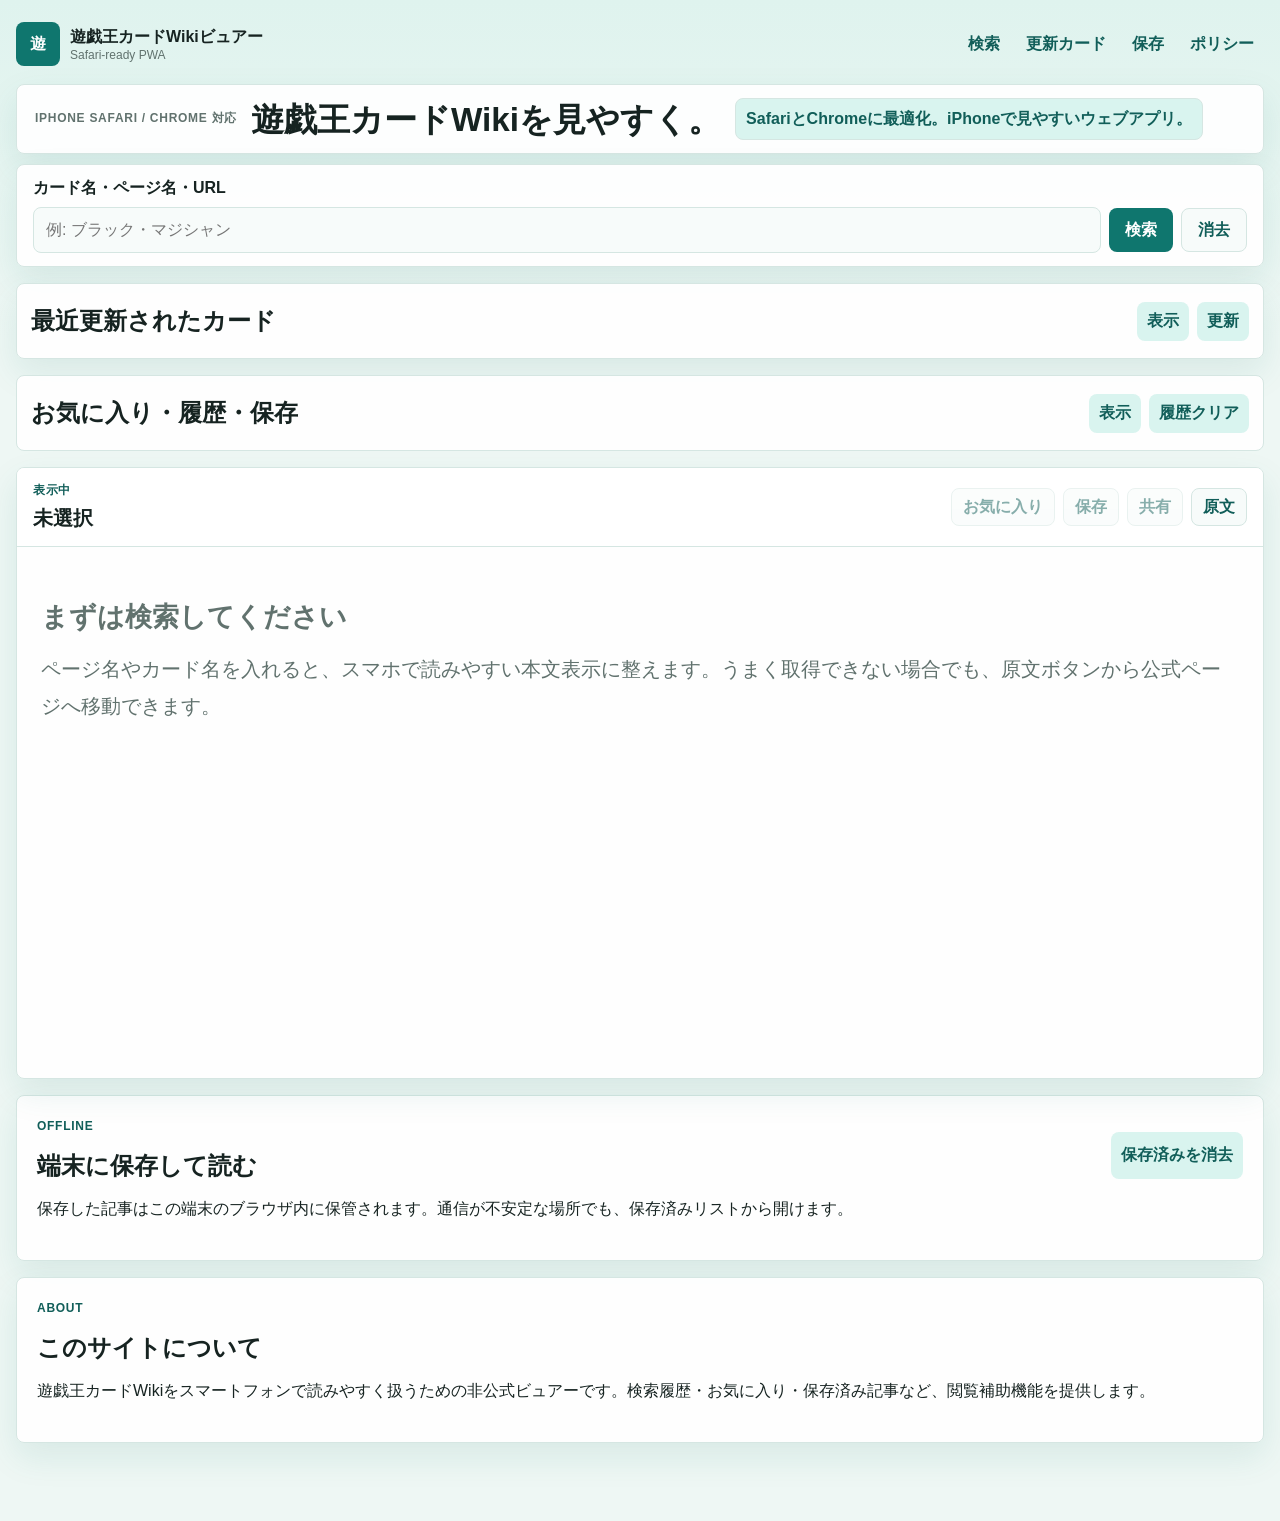
<file: index.html>
<!doctype html>
<html lang="ja">
  <head>
    <meta charset="utf-8">
    <meta name="viewport" content="width=device-width, initial-scale=1, viewport-fit=cover">
    <meta name="theme-color" content="#0f766e">
    <meta name="google-adsense-account" content="ca-pub-4195821600599362">
    <meta name="description" content="SafariとChromeに最適化。iPhoneで見やすいウェブアプリとして使える遊戯王カードWiki向けWeb/PWAビュアー。検索、お気に入り、履歴、保存済み記事に対応。">
    <meta name="google-site-verification" content="aUmbZ4Jkl5xHrtXJGGE1JzX2lSttm9huC8S7z3sUMHo">
    <link rel="canonical" href="https://yugioh-card-wiki-viewer.pages.dev/">
    <meta property="og:type" content="website">
    <meta property="og:title" content="遊戯王カードWikiビュアー">
    <meta property="og:description" content="SafariとChromeに最適化。iPhoneで見やすいウェブアプリとして使える遊戯王カードWiki向けWeb/PWAビュアー。">
    <meta property="og:url" content="https://yugioh-card-wiki-viewer.pages.dev/">
    <meta name="twitter:card" content="summary">
    <meta name="apple-mobile-web-app-capable" content="yes">
    <meta name="apple-mobile-web-app-title" content="遊戯王カードWiki">
    <meta name="apple-mobile-web-app-status-bar-style" content="black-translucent">
    <title>YGO Viewer</title>
    <link rel="manifest" href="./manifest.webmanifest">
    <link rel="icon" href="./icons/favicon.svg?v=53" type="image/svg+xml">
    <link rel="apple-touch-icon" href="./icons/icon-192.png">
    <link rel="stylesheet" href="./styles.css?v=53">
  </head>
  <body>
    <div class="app-shell">
      <header class="topbar">
        <a class="brand" href="#home" aria-label="遊戯王カードWikiビュアー ホーム">
          <span class="brand-mark">遊</span>
          <span>
            <strong>遊戯王カードWikiビュアー</strong>
            <small>Safari-ready PWA</small>
          </span>
        </a>
        <nav class="topnav" aria-label="メニュー">
          <a href="#home">検索</a>
          <a href="#recent">更新カード</a>
          <a href="#saved">保存</a>
          <a href="./policy.html">ポリシー</a>
        </nav>
        <button id="installButton" class="primary-button" type="button" hidden>インストール</button>
      </header>

      <main>
        <section class="hero" id="home">
          <div class="hero-copy">
            <p class="eyebrow">iPhone Safari / Chrome 対応</p>
            <h1>遊戯王カードWikiを見やすく。</h1>
            <p class="hero-tagline">SafariとChromeに最適化。iPhoneで見やすいウェブアプリ。</p>
          </div>

          <form id="searchForm" class="search-card" role="search">
            <label for="query">カード名・ページ名・URL</label>
            <div class="search-row">
              <input id="query" name="query" autocomplete="off" enterkeyhint="search" placeholder="例: ブラック・マジシャン">
              <button type="submit">検索</button>
              <button id="clearSearch" class="clear-search-button" type="button">消去</button>
            </div>
            <div id="searchSuggestions" class="search-suggestions" aria-live="polite" hidden></div>
          </form>
        </section>

        <div class="dashboard-grid">
          <div class="dashboard-main">
          <section class="recent-section is-collapsed" id="recent" aria-label="最近更新されたカード">
          <div class="section-heading">
            <div>
              <h2>最近更新されたカード</h2>
            </div>
            <div class="section-actions">
              <button id="recentToggle" class="text-button" type="button" aria-expanded="false" aria-controls="recentContent">表示</button>
              <button id="recentRefresh" class="text-button" type="button">更新</button>
            </div>
          </div>
          <div id="recentContent" class="recent-content">
            <p class="panel-note">遊戯王カードWikiの最終更新から、カードページだけを10件表示します。</p>
            <div id="recentCards" class="recent-card-list" aria-live="polite">
              <p class="list-url">読み込み中です。</p>
            </div>
          </div>
          </section>

          <section class="content-grid">
          <aside id="listSection" class="side-panel is-collapsed" aria-label="お気に入りと履歴">
            <div class="side-panel-header">
              <div>
                <h2>お気に入り・履歴・保存</h2>
              </div>
              <div class="side-panel-actions">
                <button id="listToggle" class="text-button" type="button" aria-expanded="false" aria-controls="listContent">表示</button>
                <button id="clearHistory" class="text-button" type="button">履歴クリア</button>
              </div>
            </div>
            <div id="listContent" class="list-content" hidden>
              <div class="tabs" role="tablist" aria-label="リスト切り替え">
                <button class="tab active" data-list="favorites" type="button">お気に入り</button>
                <button class="tab" data-list="history" type="button">履歴</button>
                <button class="tab" data-list="saved" type="button">保存</button>
              </div>
              <div id="listPanel" class="item-list"></div>
            </div>
          </aside>

          <section class="viewer-panel" aria-live="polite">
            <div class="viewer-toolbar">
              <div>
                <p class="viewer-label">表示中</p>
                <h2 id="articleTitle">未選択</h2>
              </div>
              <div class="toolbar-actions">
                <button id="favoriteButton" class="tool-button" type="button" disabled>お気に入り</button>
                <button id="saveButton" class="tool-button" type="button" disabled>保存</button>
                <button id="shareButton" class="tool-button" type="button" disabled>共有</button>
                <a id="openOriginal" class="tool-button" href="https://yugioh-wiki.net/" target="_blank" rel="noopener">原文</a>
              </div>
            </div>
            <article id="article" class="article empty">
              <h2>まずは検索してください</h2>
              <p>ページ名やカード名を入れると、スマホで読みやすい本文表示に整えます。うまく取得できない場合でも、原文ボタンから公式ページへ移動できます。</p>
            </article>
          </section>
          </section>
          </div>

        </div>

        <section id="saved" class="info-section">
          <div class="section-heading">
            <div>
              <p class="eyebrow">Offline</p>
              <h2>端末に保存して読む</h2>
            </div>
            <button id="clearSaved" class="text-button" type="button">保存済みを消去</button>
          </div>
          <p>保存した記事はこの端末のブラウザ内に保管されます。通信が不安定な場所でも、保存済みリストから開けます。</p>
        </section>

        <section id="about" class="info-section">
          <p class="eyebrow">About</p>
          <h2>このサイトについて</h2>
          <p>遊戯王カードWikiをスマートフォンで読みやすく扱うための非公式ビュアーです。検索履歴・お気に入り・保存済み記事など、閲覧補助機能を提供します。</p>
        </section>

      </main>

      <nav class="bottom-nav" aria-label="モバイル操作">
        <a href="#home">検索</a>
        <button id="bottomFavorite" type="button" disabled>お気に入り</button>
        <button id="bottomSave" type="button" disabled>保存</button>
        <button id="bottomShare" type="button" disabled>共有</button>
      </nav>
    </div>

    <template id="listItemTemplate">
      <button class="list-item" type="button">
        <span class="list-title"></span>
      </button>
    </template>

    <script src="./vendor/encoding.min.js?v=53"></script>
    <script src="./app.js?v=55" type="module"></script>
  </body>
</html>
</file>
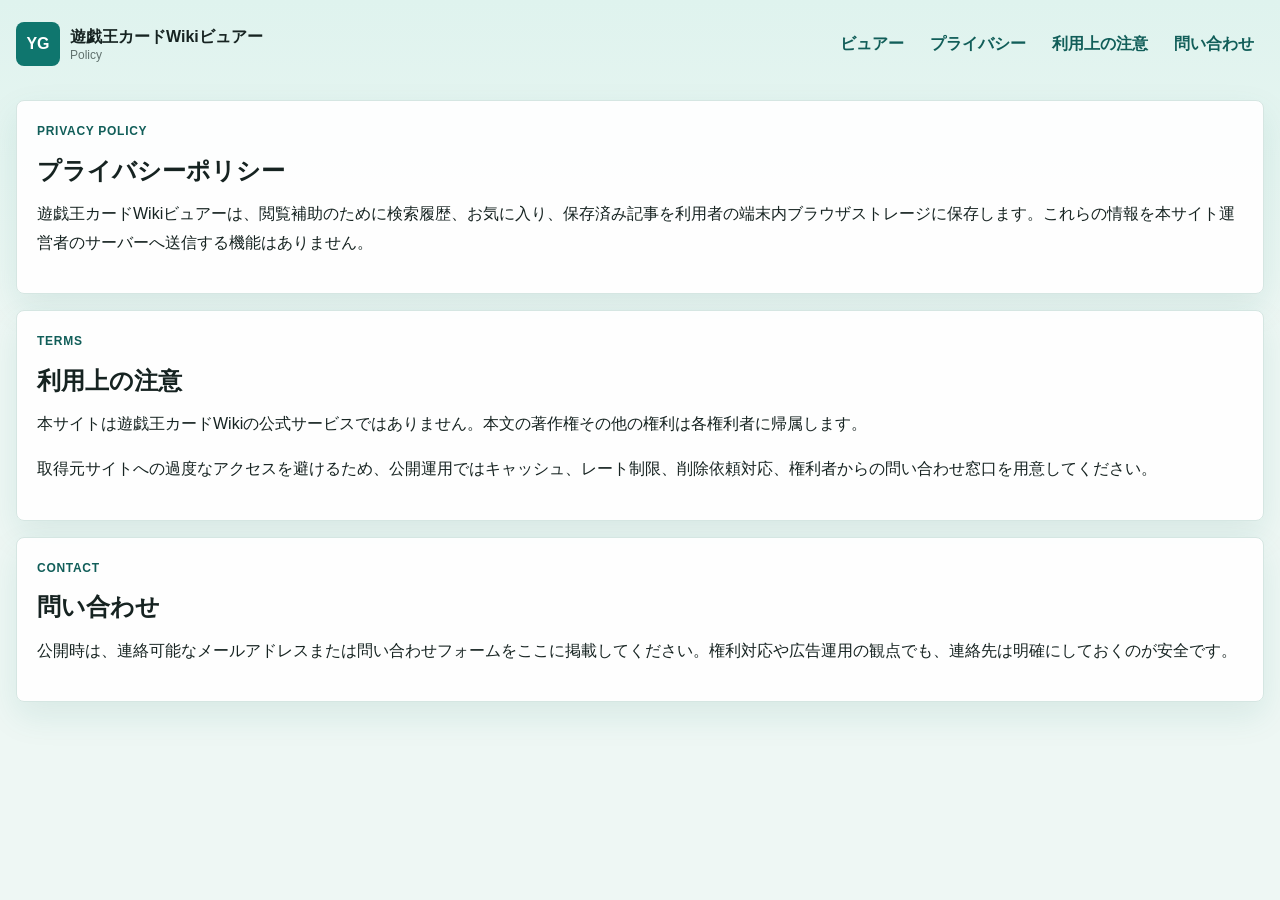
<file: policy.html>
<!doctype html>
<html lang="ja">
  <head>
    <meta charset="utf-8">
    <meta name="viewport" content="width=device-width, initial-scale=1, viewport-fit=cover">
    <meta name="theme-color" content="#0f766e">
    <title>ポリシー | 遊戯王カードWikiビュアー</title>
    <link rel="manifest" href="./manifest.webmanifest">
    <link rel="icon" href="./icons/favicon.svg?v=53" type="image/svg+xml">
    <link rel="apple-touch-icon" href="./icons/icon-192.png">
    <link rel="stylesheet" href="./styles.css?v=53">
  </head>
  <body>
    <div class="app-shell">
      <header class="topbar">
        <a class="brand" href="./index.html">
          <span class="brand-mark">YG</span>
          <span>
            <strong>遊戯王カードWikiビュアー</strong>
            <small>Policy</small>
          </span>
        </a>
        <nav class="topnav" aria-label="メニュー">
          <a href="./index.html">ビュアー</a>
          <a href="#privacy">プライバシー</a>
          <a href="#terms">利用上の注意</a>
          <a href="#contact">問い合わせ</a>
        </nav>
      </header>

      <main>
        <section class="info-section" id="privacy">
          <p class="eyebrow">Privacy Policy</p>
          <h2>プライバシーポリシー</h2>
          <p>遊戯王カードWikiビュアーは、閲覧補助のために検索履歴、お気に入り、保存済み記事を利用者の端末内ブラウザストレージに保存します。これらの情報を本サイト運営者のサーバーへ送信する機能はありません。</p>
        </section>

        <section class="info-section" id="terms">
          <p class="eyebrow">Terms</p>
          <h2>利用上の注意</h2>
          <p>本サイトは遊戯王カードWikiの公式サービスではありません。本文の著作権その他の権利は各権利者に帰属します。</p>
          <p>取得元サイトへの過度なアクセスを避けるため、公開運用ではキャッシュ、レート制限、削除依頼対応、権利者からの問い合わせ窓口を用意してください。</p>
        </section>

        <section class="info-section" id="contact">
          <p class="eyebrow">Contact</p>
          <h2>問い合わせ</h2>
          <p>公開時は、連絡可能なメールアドレスまたは問い合わせフォームをここに掲載してください。権利対応や広告運用の観点でも、連絡先は明確にしておくのが安全です。</p>
        </section>
      </main>
    </div>
  </body>
</html>
</file>
<file: styles.css>
:root {
  color-scheme: light;
  --bg: #eef7f4;
  --panel: #ffffff;
  --panel-soft: #f7fbfa;
  --text: #162321;
  --muted: #61726e;
  --line: #d5e6e2;
  --accent: #0f766e;
  --accent-strong: #115e59;
  --accent-soft: #d9f4ef;
  --shadow: 0 14px 34px rgba(15, 118, 110, .1);
  font-family: -apple-system, BlinkMacSystemFont, "Segoe UI", "Hiragino Sans", "Yu Gothic", sans-serif;
}

* {
  box-sizing: border-box;
}

html {
  scroll-behavior: smooth;
  overflow-x: hidden;
}

body {
  margin: 0;
  min-height: 100vh;
  background: linear-gradient(180deg, #dff3ee 0, var(--bg) 340px);
  color: var(--text);
  overflow-x: hidden;
}

button,
input {
  font: inherit;
}

button,
a {
  -webkit-tap-highlight-color: transparent;
}

button {
  cursor: pointer;
}

h1,
h2,
h3,
p {
  margin-top: 0;
}

.app-shell {
  width: min(1480px, 100%);
  margin: 0 auto;
  padding: max(14px, env(safe-area-inset-top)) 16px calc(78px + env(safe-area-inset-bottom));
}

.topbar {
  display: flex;
  align-items: center;
  justify-content: space-between;
  gap: 16px;
  padding: 8px 0 18px;
}

.brand {
  display: inline-flex;
  align-items: center;
  gap: 10px;
  color: var(--text);
  text-decoration: none;
}

.brand-mark {
  display: grid;
  width: 44px;
  height: 44px;
  place-items: center;
  border-radius: 8px;
  background: var(--accent);
  color: #fff;
  font-weight: 800;
}

.brand small {
  display: block;
  color: var(--muted);
  font-size: 12px;
}

.topnav {
  display: flex;
  align-items: center;
  gap: 6px;
  flex-wrap: wrap;
  justify-content: center;
}

.topnav a {
  padding: 9px 10px;
  border-radius: 8px;
  color: var(--accent-strong);
  text-decoration: none;
  font-weight: 700;
}

.topnav a:hover {
  background: var(--accent-soft);
}

.primary-button,
.search-row button,
.tool-button,
.text-button,
.chip,
.tab,
.list-item,
.bottom-nav button,
.bottom-nav a {
  border: 0;
  border-radius: 8px;
  font-weight: 700;
}

.primary-button,
.search-row button {
  min-height: 44px;
  padding: 0 16px;
  background: var(--accent);
  color: #fff;
}

.search-row button {
  flex: 0 0 auto;
  white-space: nowrap;
  word-break: keep-all;
  writing-mode: horizontal-tb;
}

.search-row .clear-search-button {
  border: 1px solid var(--line);
  background: var(--panel-soft);
  color: var(--accent-strong);
}

.hero {
  display: grid;
  grid-template-columns: 1fr;
  gap: 10px;
  align-items: start;
}

.hero-copy,
.search-card,
.viewer-panel,
.side-panel,
.info-section,
.recent-section {
  border: 1px solid var(--line);
  border-radius: 8px;
  background: rgba(255, 255, 255, .94);
  box-shadow: var(--shadow);
}

.hero-copy {
  display: flex;
  align-items: center;
  gap: 14px;
  padding: 13px 18px;
  flex-wrap: wrap;
}

.hero-copy .eyebrow,
.hero-copy .hero-tagline {
  margin-bottom: 0;
}

.eyebrow,
.viewer-label {
  margin-bottom: 6px;
  color: var(--accent-strong);
  font-size: 12px;
  font-weight: 800;
  letter-spacing: .06em;
  text-transform: uppercase;
}

.hero h1 {
  margin-bottom: 0;
  font-size: clamp(24px, 2.6vw, 34px);
  line-height: 1.18;
}

.hero p {
  max-width: 720px;
  color: var(--muted);
  line-height: 1.65;
}

.hero-tagline {
  display: inline-flex;
  width: fit-content;
  max-width: 100%;
  margin-bottom: 0;
  padding: 7px 10px;
  border: 1px solid var(--line);
  border-radius: 8px;
  background: var(--accent-soft);
  color: var(--accent-strong) !important;
  font-weight: 800;
}

.search-card {
  display: flex;
  flex-direction: column;
  justify-content: flex-start;
  padding: 13px 16px;
}

.search-card label {
  margin-bottom: 8px;
  font-weight: 800;
}

.search-row {
  display: flex;
  gap: 8px;
}

input {
  min-width: 0;
  width: 100%;
  border: 1px solid var(--line);
  border-radius: 8px;
  background: var(--panel-soft);
  padding: 13px 12px;
  font-size: 16px;
}

.search-suggestions {
  display: grid;
  gap: 10px;
  margin-top: 10px;
  padding: 12px;
  border: 1px solid var(--line);
  border-radius: 8px;
  background: var(--panel-soft);
}

.search-suggestions[hidden] {
  display: none;
}

.search-suggestions-heading {
  display: grid;
  gap: 3px;
}

.search-suggestions-heading strong {
  color: var(--accent-strong);
}

.search-suggestions-heading span {
  color: var(--muted);
  font-size: 13px;
  line-height: 1.5;
}

.search-suggestion-list {
  display: grid;
  grid-template-columns: repeat(auto-fit, minmax(180px, 1fr));
  gap: 8px;
}

.search-suggestion {
  display: grid;
  gap: 3px;
  min-height: 42px;
  padding: 9px 10px;
  border: 1px solid var(--line);
  border-radius: 8px;
  background: #fff;
  color: var(--text);
  font-weight: 800;
  text-align: left;
  overflow-wrap: anywhere;
}

.search-suggestion-kind {
  color: var(--accent-strong);
  font-size: 12px;
  font-weight: 800;
}

.search-suggestion strong {
  overflow-wrap: anywhere;
}

.search-suggestion:hover {
  border-color: var(--accent);
  background: var(--accent-soft);
}

.dashboard-grid {
  display: grid;
  grid-template-columns: minmax(0, 1fr);
  gap: 16px;
  align-items: start;
  margin-top: 16px;
}

.dashboard-main {
  display: grid;
  gap: 16px;
  min-width: 0;
}

.recent-section {
  width: 100%;
  margin-top: 0;
  padding: 0;
  overflow: hidden;
}

.recent-section.is-collapsed {
  padding-bottom: 0;
}

.recent-section.is-collapsed .recent-content {
  display: none;
}

.recent-section .panel-note {
  margin-bottom: 12px;
}

.recent-content {
  padding: 0 14px 14px;
}

.recent-card-list {
  display: grid;
  grid-template-columns: repeat(5, minmax(0, 1fr));
  gap: 9px;
}

.recent-card {
  display: grid;
  gap: 4px;
  width: 100%;
  min-height: 86px;
  padding: 11px;
  border: 1px solid var(--line);
  border-radius: 8px;
  background: var(--panel-soft);
  color: var(--text);
  text-align: left;
}

.recent-card:hover {
  border-color: var(--accent);
  background: #fff;
}

.recent-card strong {
  line-height: 1.4;
  overflow-wrap: anywhere;
}

.recent-card small {
  color: var(--muted);
  line-height: 1.45;
}

.content-grid {
  display: grid;
  grid-template-columns: minmax(0, 1fr);
  gap: 16px;
  align-items: start;
}

.content-grid > * {
  min-width: 0;
}

.side-panel {
  grid-column: 1;
  overflow: hidden;
}

.recent-section .section-heading,
.side-panel-header {
  display: flex;
  align-items: center;
  justify-content: space-between;
  gap: 12px;
  padding: 12px 14px;
  min-height: 74px;
}

.recent-section .section-heading h2,
.side-panel-header h2 {
  margin-bottom: 0;
  font-size: 24px;
  line-height: 1.25;
}

.side-panel-actions {
  display: flex;
  gap: 8px;
  flex-wrap: wrap;
  justify-content: flex-end;
}

.list-content[hidden] {
  display: none;
}

.side-panel.is-collapsed {
  box-shadow: none;
}

.tabs {
  display: grid;
  grid-template-columns: repeat(3, 1fr);
  border-bottom: 1px solid var(--line);
}

.tab {
  min-height: 42px;
  background: transparent;
  color: var(--muted);
}

.tab.active {
  background: var(--accent-soft);
  color: var(--accent-strong);
}

.item-list {
  display: grid;
  gap: 8px;
  max-height: 58vh;
  overflow: auto;
  padding: 12px;
}

.list-item {
  display: grid;
  gap: 3px;
  width: 100%;
  padding: 10px;
  border: 1px solid var(--line);
  background: var(--panel-soft);
  color: var(--text);
  text-align: left;
}

.list-title {
  overflow: hidden;
  text-overflow: ellipsis;
  white-space: nowrap;
}

.list-url {
  color: var(--muted);
  font-size: 12px;
}

@media (min-width: 681px) {
  .search-row {
    align-items: center;
    flex-wrap: nowrap;
  }

  .item-list {
    grid-template-columns: repeat(auto-fit, minmax(180px, 1fr));
  }

  .list-item {
    min-height: 64px;
    align-content: start;
    padding: 11px;
  }

  .list-title {
    white-space: normal;
    overflow-wrap: anywhere;
  }
}

.viewer-panel {
  grid-column: 1;
  min-height: 68vh;
  overflow: hidden;
  min-width: 0;
}

.viewer-toolbar {
  display: flex;
  align-items: center;
  justify-content: space-between;
  gap: 12px;
  padding: 14px 16px;
  border-bottom: 1px solid var(--line);
  background: rgba(255, 255, 255, .95);
  position: sticky;
  top: 0;
  z-index: 2;
}

.viewer-toolbar h2 {
  margin-bottom: 0;
  font-size: 20px;
  line-height: 1.35;
  overflow-wrap: anywhere;
}

.toolbar-actions {
  display: flex;
  gap: 8px;
  flex-wrap: wrap;
  justify-content: flex-end;
}

.tool-button {
  display: inline-flex;
  min-height: 38px;
  align-items: center;
  justify-content: center;
  padding: 0 11px;
  border: 1px solid var(--line);
  background: var(--panel-soft);
  color: var(--accent-strong);
  text-decoration: none;
}

.tool-button.active {
  background: var(--accent);
  color: #fff;
}

.tool-button:disabled {
  cursor: default;
  opacity: .5;
}

.article {
  padding: 18px 24px 26px;
  font-size: 18px;
  line-height: 1.85;
  overflow-wrap: anywhere;
  overflow-x: hidden;
  overflow-x: clip;
}

@media (min-width: 681px) {
  .article {
    font-size: 20px;
  }
}

.article *,
.article *::before,
.article *::after {
  box-sizing: border-box;
  max-width: 100%;
}

.article.empty {
  color: var(--muted);
}

.article h1,
.article h2,
.article h3 {
  line-height: 1.38;
  margin: 1.25em 0 .55em;
  min-width: 0;
  overflow-wrap: anywhere;
  word-break: break-word;
}

.article p,
.article li,
.article dd,
.article dt {
  min-width: 0;
  overflow-wrap: anywhere;
  word-break: break-word;
}

.article h1 {
  font-size: clamp(28px, 2.6vw, 40px);
}

.article h2 {
  font-size: clamp(22px, 2.1vw, 30px);
}

.article h3 {
  font-size: clamp(18px, 1.8vw, 24px);
}

.article a {
  color: var(--accent-strong);
  font-weight: 800;
  overflow-wrap: anywhere;
  word-break: break-word;
}

.article a.wiki-link {
  text-decoration-style: dotted;
}

.article ul {
  padding-left: 1.35em;
}

.article ol {
  padding-left: 1.5em;
}

.article img,
.article video,
.article canvas {
  display: block;
  height: auto;
  max-width: 100%;
}

.article pre,
.article code,
.article kbd,
.article samp {
  max-width: 100%;
  white-space: pre-wrap;
  overflow-wrap: anywhere;
  word-break: break-word;
}

.article pre {
  overflow-x: auto;
  padding: 10px;
  border: 1px solid var(--line);
  border-radius: 8px;
  background: var(--panel-soft);
}

.article table {
  display: block;
  width: 100%;
  max-width: 100%;
  overflow-x: auto;
  border-collapse: collapse;
  margin: 14px 0;
}

.article th,
.article td {
  border: 1px solid var(--line);
  padding: 8px;
  vertical-align: top;
  min-width: 0;
  overflow-wrap: anywhere;
  word-break: break-word;
  white-space: normal;
}

.article th {
  background: var(--panel-soft);
}

.article hr {
  border: 0;
  border-top: 1px solid var(--line);
  margin: 18px 0;
}

.panel-note {
  color: var(--muted);
  font-size: 13px;
  line-height: 1.7;
}

.info-section {
  margin-top: 16px;
  padding: 20px;
  line-height: 1.8;
}

.section-heading {
  display: flex;
  align-items: center;
  justify-content: space-between;
  gap: 12px;
}

.section-actions {
  display: flex;
  gap: 8px;
  flex-wrap: wrap;
  justify-content: flex-end;
}

.section-heading h2,
.info-section h2 {
  margin-bottom: 8px;
}

.text-button {
  padding: 9px 10px;
  background: var(--accent-soft);
  color: var(--accent-strong);
}

.bottom-nav {
  display: none;
}

@media (max-width: 1040px) {
  .dashboard-grid {
    grid-template-columns: 1fr;
  }

  .recent-section {
    width: 100%;
  }

  .content-grid {
    grid-template-columns: 1fr;
  }

  .recent-card-list {
    grid-template-columns: repeat(2, minmax(0, 1fr));
  }

  .side-panel,
  .viewer-panel {
    grid-column: 1;
    grid-row: auto;
    position: static;
  }
}

@media (max-width: 680px) {
  .app-shell {
    padding-left: 12px;
    padding-right: 12px;
  }

  .topbar {
    align-items: flex-start;
  }

  .topnav {
    display: none;
  }

  .hero-copy,
  .search-card,
  .article,
  .recent-section,
  .info-section {
    padding: 16px;
  }

  .hero h1 {
    font-size: 28px;
  }

  .search-row,
  .viewer-toolbar,
  .section-heading,
  .section-actions,
  .side-panel-header,
  .side-panel-actions {
    align-items: stretch;
    flex-direction: column;
  }

  .search-row {
    flex-direction: row;
  }

  .section-actions,
  .side-panel-actions {
    width: 100%;
    display: grid;
    grid-template-columns: repeat(2, minmax(0, 1fr));
    gap: 8px;
  }

  .section-actions .text-button,
  .side-panel-actions .text-button {
    width: 100%;
    min-height: 38px;
    padding: 8px 10px;
  }

  .toolbar-actions {
    display: grid;
    grid-template-columns: repeat(3, 1fr);
  }

  #shareButton {
    display: none;
  }

  .item-list {
    max-height: 260px;
  }

  .recent-card-list {
    grid-template-columns: 1fr;
  }

  .bottom-nav {
    position: fixed;
    right: 0;
    bottom: 0;
    left: 0;
    z-index: 20;
    display: grid;
    grid-template-columns: repeat(4, minmax(0, 1fr));
    gap: 1px;
    padding: 8px 8px max(8px, env(safe-area-inset-bottom));
    border-top: 1px solid var(--line);
    background: rgba(255, 255, 255, .96);
    backdrop-filter: blur(12px);
  }

  .bottom-nav a,
  .bottom-nav button {
    display: grid;
    min-height: 42px;
    place-items: center;
    padding: 0 2px;
    background: var(--panel-soft);
    color: var(--accent-strong);
    text-decoration: none;
    font-size: 13px;
    white-space: nowrap;
  }

  .bottom-nav button:disabled {
    color: var(--muted);
    opacity: .6;
  }
}

@media (max-width: 340px) {
  .bottom-nav {
    grid-template-columns: repeat(4, minmax(0, 1fr));
  }

  .bottom-nav > :last-child {
    display: none;
  }

  .bottom-nav a,
  .bottom-nav button {
    font-size: 13px;
  }
}
</file>
